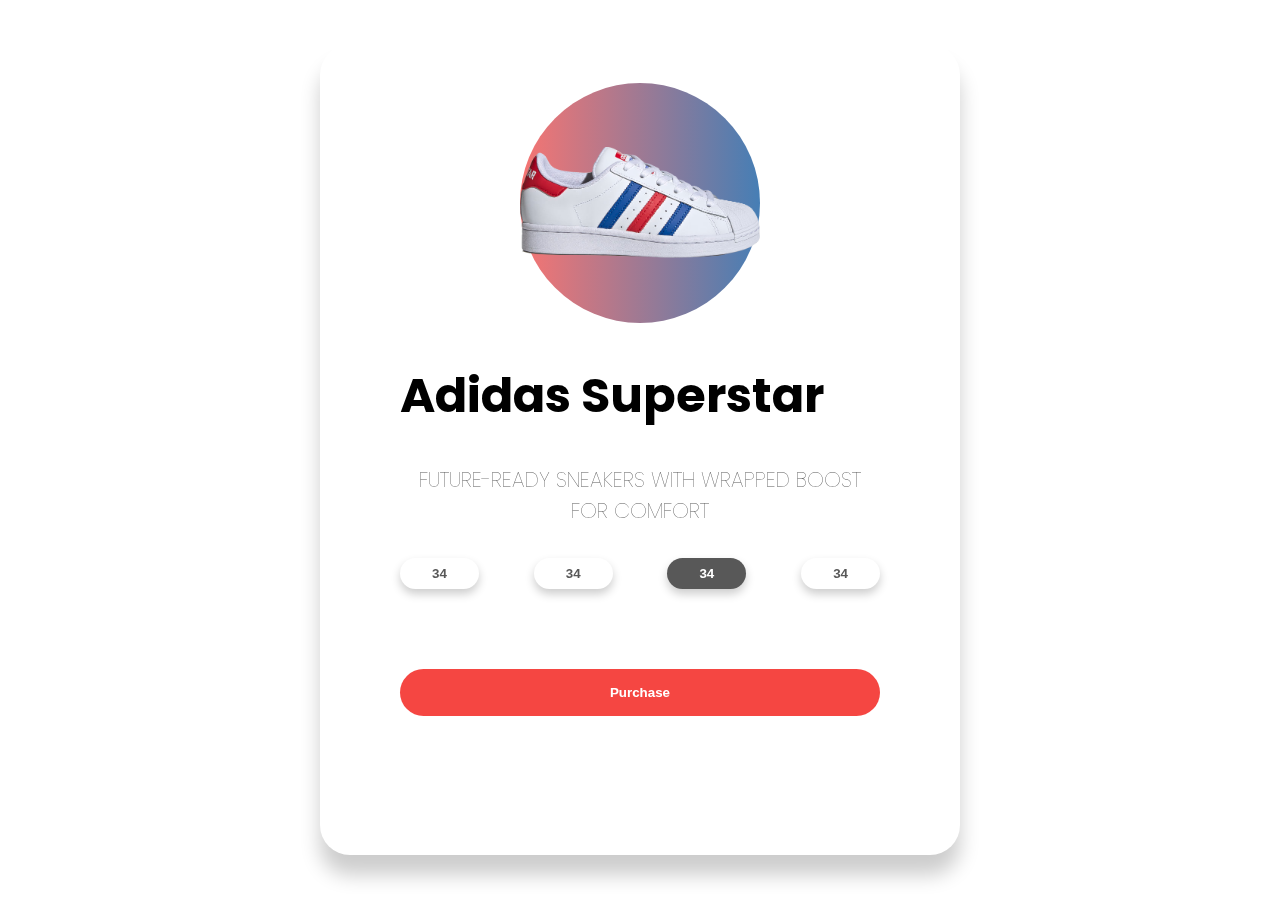
<file: 3D App/index.html>
<!DOCTYPE html>
<html lang="en">
<head>
    <meta charset="UTF-8">
    <meta name="viewport" content="width=device-width, initial-scale=1.0">
    <title>3D App</title>
    <link rel="preconnect" href="https://fonts.gstatic.com">
    <link href="https://fonts.googleapis.com/css2?family=Poppins:ital,wght@0,300;0,400;1,500&display=swap" rel="stylesheet">
    <link rel="stylesheet" href="styles.css">
    
</head>
<body>
    <div class="container">
        <div class="card">
            <div class="sneaker">
                <div class="circle"></div>
                <img src="adidas.png" alt="adidas-superstar"> 
            </div>
                <div class="info">
                    <h1 class="title">Adidas Superstar</h1>
                    <h3>FUTURE-READY SNEAKERS WITH WRAPPED BOOST FOR COMFORT</h3>
                    <div class="sizes">
                        <button>34</button>
                        <button>34</button>
                        <button class="active">34</button>
                        <button>34</button>
                    </div>
                    <div class="purchase">
                        <button>Purchase</button>
                    </div>
                </div>      
        </div>
    </div>
</body>
<script src="app.js"></script>
</html>
</file>
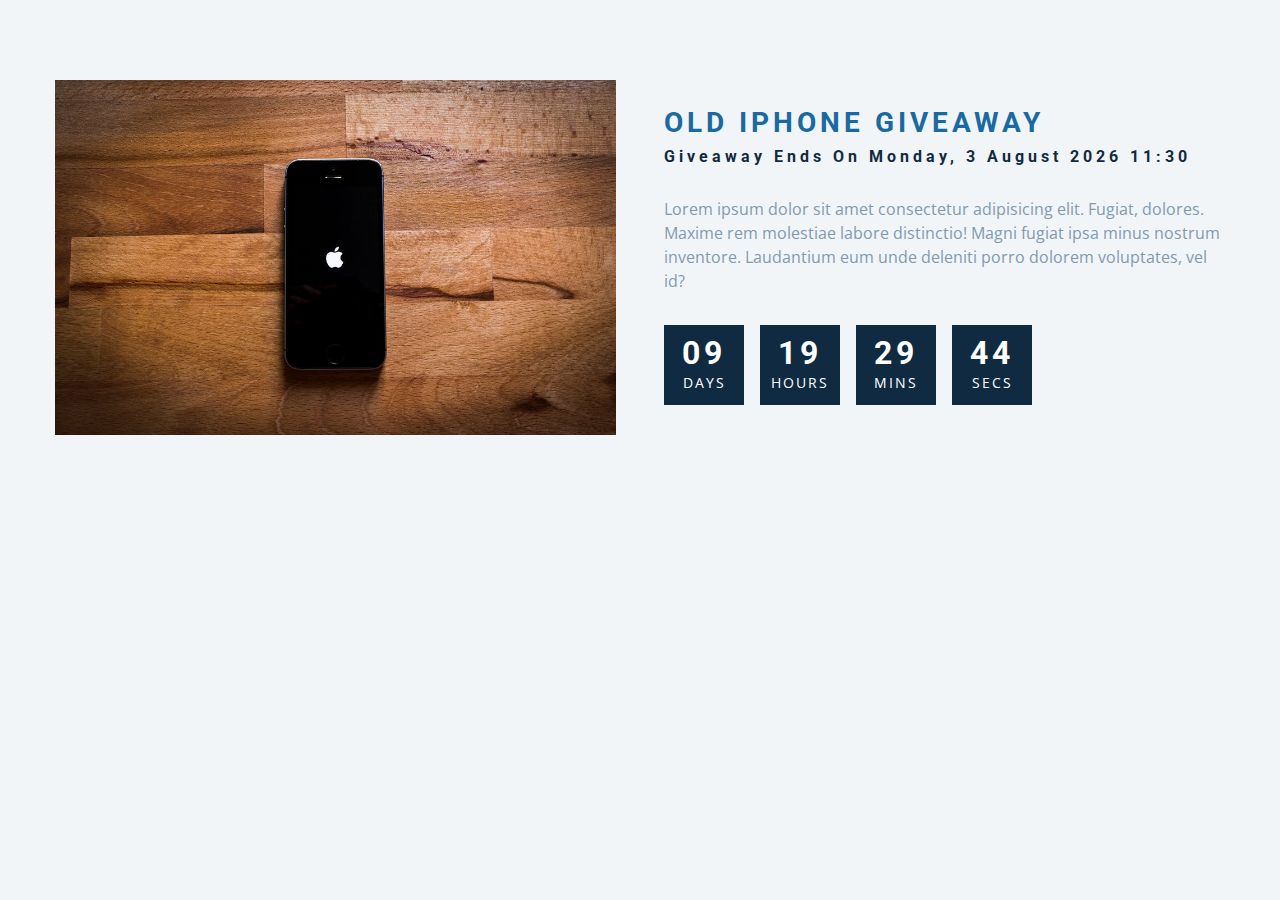
<file: CountDown Timer/index.html>
<!DOCTYPE html>
<html lang="en">
  <head>
    <meta charset="UTF-8" />
    <meta name="viewport" content="width=device-width, initial-scale=1.0" />
    <title>Countdown</title>

    <!-- styles -->
    <link rel="stylesheet" href="styles.css" />
  </head>
  <body>
    <section class="section-center">
      <!-- image -->
      <article  class="gift-img">
        <img src="gift.jpeg" alt="gift-picture">
      </article>
      <!-- info -->
      <article class="gift-info">
          <h3>old iphone giveaway</h3>
          <h4 class="giveaway">giveaway ends on 24th January, 2020, 8:00am</h4>
          <p>Lorem ipsum dolor sit amet consectetur adipisicing elit. Fugiat, dolores. Maxime rem molestiae labore distinctio! Magni fugiat ipsa minus nostrum inventore. Laudantium eum unde deleniti porro dolorem voluptates, vel id?
          </p>
        <div class="deadline">
          <!-- days -->
          <div class="deadline-format">
            <div>
              <h4 class="days">30</h4>
              <span>days</span>
            </div>
          </div>
          <!-- end of item -->
          <!-- hours -->
          <div class="deadline-format">
            <div>
              <h4 class="hours">30</h4>
              <span>hours</span>
            </div>
          </div>
          <!-- end of item -->
          <!-- mins-->
          <div class="deadline-format">
            <div>
              <h4 class="mins">30</h4>
              <span>mins</span>
            </div>
          </div>
          <!-- end of item -->
          <!-- secs -->
          <div class="deadline-format">
            <div>
              <h4 class="secs">30</h4>
              <span>secs</span>
            </div>
          </div>
          <!-- end of item -->
        </div>
      </article>
    </section>
    <!-- javascript -->
    <script src="app.js"></script>
  </body>
</html>
</file>
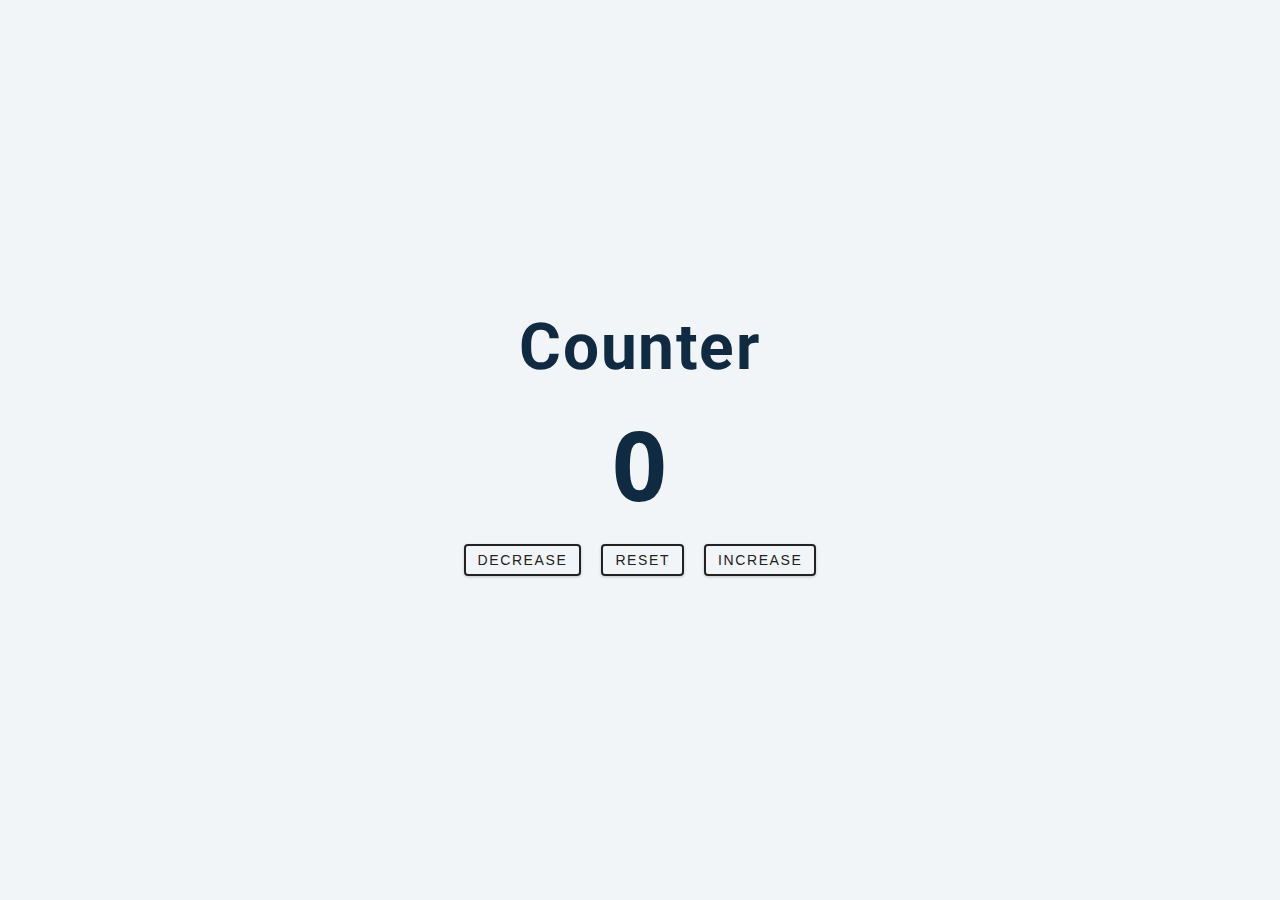
<file: Counter/index.html>
<!DOCTYPE html>
<html lang="en">
  <head>
    <meta charset="UTF-8" />
    <meta name="viewport" content="width=device-width, initial-scale=1.0" />
    <title>Counter</title>

    <!-- styles -->
    <link rel="stylesheet" href="styles.css" />
  </head>
  <body>
    <main>
      <div class="container">
        <h1>
          counter 
        </h1>
        <span id="value">0</span>
        <div class="button-containers">
          <button class="btn decrease">decrease</button>
          <button class="btn reset">reset</button>
          <button class="btn increase">increase</button>
        </div>
      </div>
    </main>
    <!-- javascript -->
    <script src="app.js"></script>
  </body>
</html>
</file>
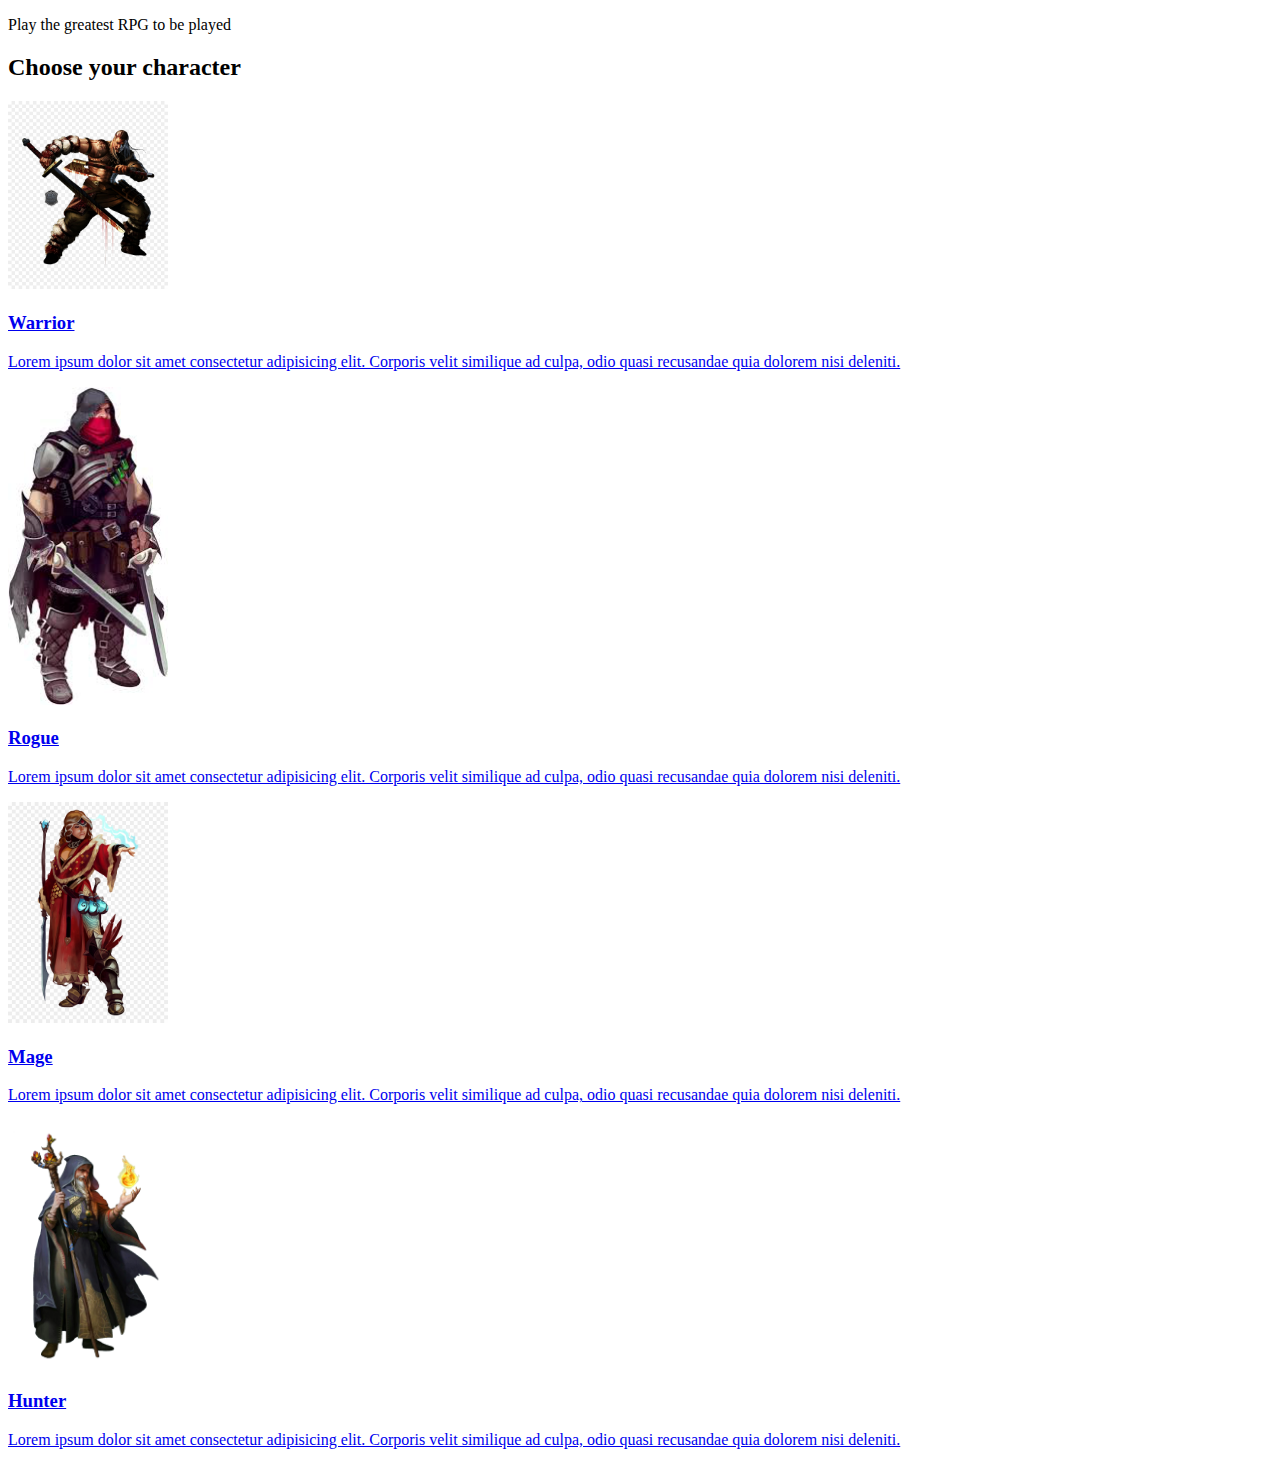
<file: Game/index.html>
<!DOCTYPE html>
<html lang="en">
<head>
    <meta charset="UTF-8">
    <meta name="viewport" content="width=device-width, initial-scale=1.0">
    <title>Document</title>
    <link rel="stylesheet" href="style.css">
    <!-- <link rel="preconnect" href="https://fonts.gstatic.com">
    <link href="https://fonts.googleapis.com/css2?family=Acme&display=swap" rel="stylesheet"> -->
    <script src="js/gamemanager.js"></script>
    <script src="js/player.js"></script>
    <script src="js/enemy.js"></script>
</head>
<body>
    <div class="header">
        <p>Play the greatest RPG to be played</p>
        <h2>Choose your character</h2>
    </div>
    <div class="interface">
        <a href="#" onclick="gameManager.setGamestart('Warrior')">
            <img src="images/players/warrior.png" alt="warrior">
            <div>
                <h3>Warrior</h3>
                <p>Lorem ipsum dolor sit amet consectetur adipisicing elit. 
                    Corporis velit similique ad culpa, odio 
                    quasi recusandae quia dolorem nisi deleniti.
                </p>
            </div>
        </a>
        <a href="#" onclick="gameManager.setGamestart('Rogue')">
            <img src="images/players/rogue.png" alt="rogue">
            <div>
                <h3>Rogue</h3>
                <p>Lorem ipsum dolor sit amet consectetur adipisicing elit. 
                    Corporis velit similique ad culpa, odio 
                    quasi recusandae quia dolorem nisi deleniti.
                </p>
            </div>
        </a>
        <a href="#" onclick="gameManager.setGamestart('Mage')">
            <img src="images/players/mage.png" alt="mage">
            <div>
                <h3>Mage</h3>
                <p>Lorem ipsum dolor sit amet consectetur adipisicing elit. 
                    Corporis velit similique ad culpa, odio 
                    quasi recusandae quia dolorem nisi deleniti.
                </p>
            </div>
        </a>
        <a href="#" onclick="gameManager.setGamestart('Hunter')">
            <img src="images/players/hunter.png" alt="hunter">
            <div>
                <h3>Hunter</h3>
                <p>Lorem ipsum dolor sit amet consectetur adipisicing elit. 
                    Corporis velit similique ad culpa, odio 
                    quasi recusandae quia dolorem nisi deleniti.
                </p>
            </div>
        </a>
    </div>
    <div class="actions">
        
    </div>
    <div class="arena">
        
    </div>
    <div class="enemy">
        
    </div>
</body>
</html>
</file>
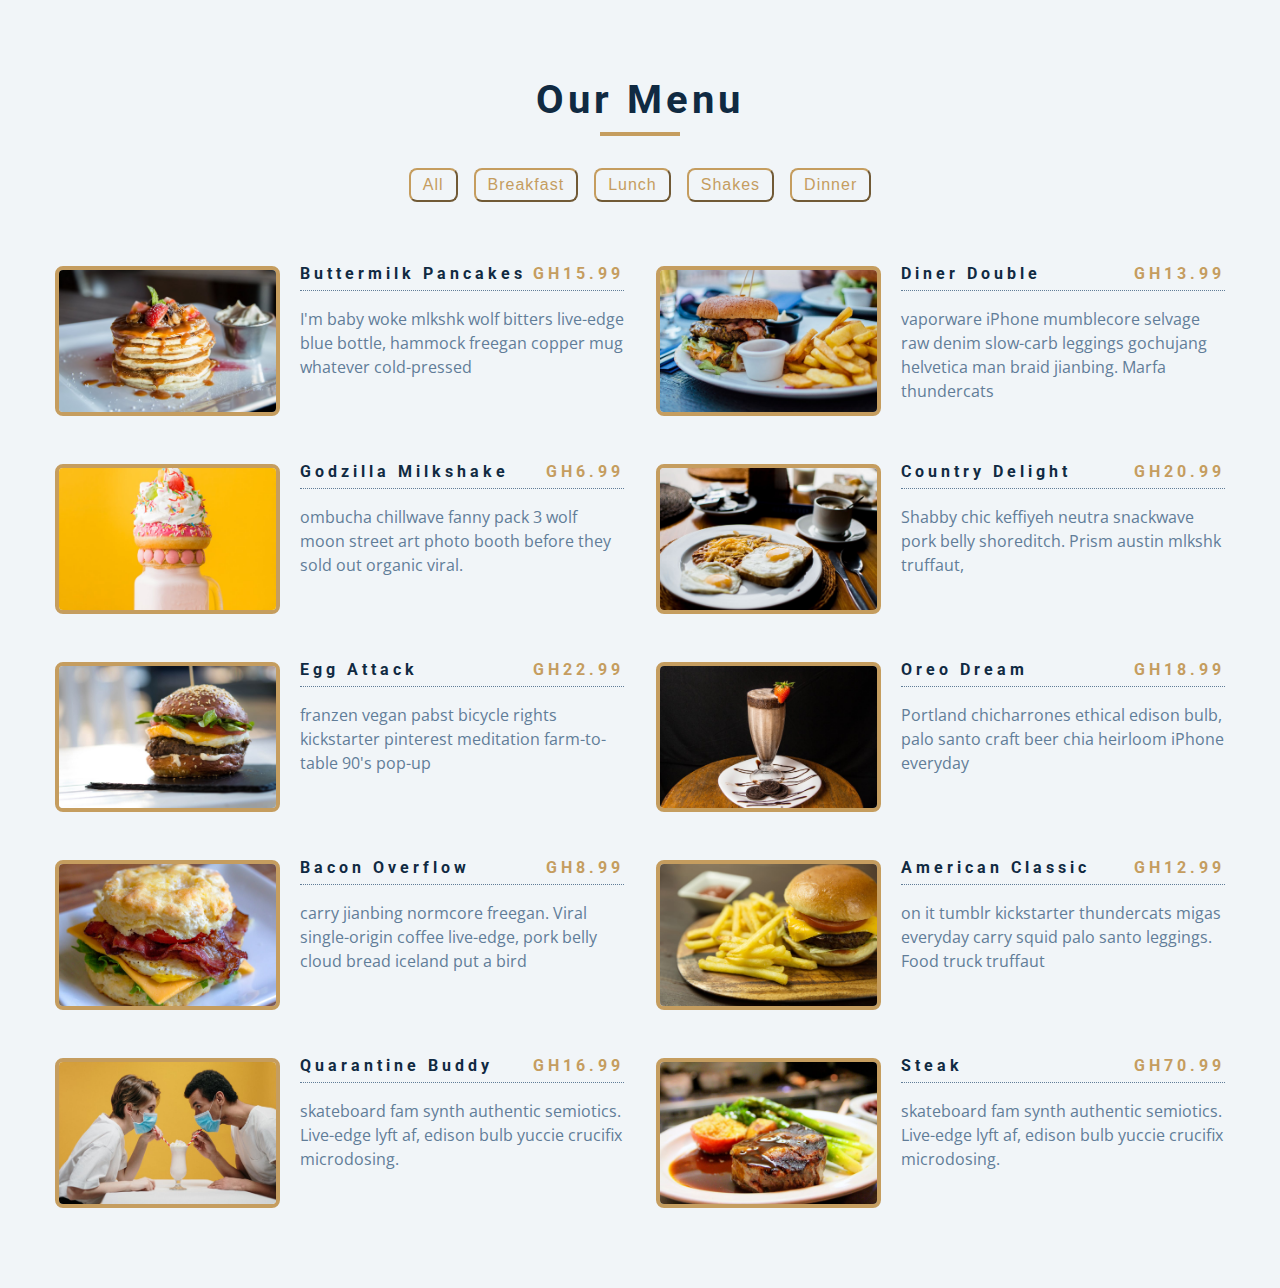
<file: Menu/index.html>
<!DOCTYPE html>
<html lang="en">
  <head>
    <meta charset="UTF-8" />
    <meta name="viewport" content="width=device-width, initial-scale=1.0" />
    <title>Starter</title>
    <!-- font-awesome -->
    <link
      rel="stylesheet"
      href="https://cdnjs.cloudflare.com/ajax/libs/font-awesome/5.14.0/css/all.min.css"
    />
    <!-- styles -->
    <link rel="stylesheet" href="styles.css" />
  </head>
  <body>
    <div class="menu">
      <!-- title -->
      <div class="title">
        <h2>Our Menu</h2>
        <div class="underline"></div>
      </div>
      <!-- filter items -->
      <div class="btn-container">
        <!-- <button class="filter-btn" type="button" data-id="all">all</button>
        <button class="filter-btn" type="button" data-id="breakfast">breakfast</button>
        <button class="filter-btn" type="button" data-id="lunch">lunch</button>
        <button class="filter-btn" type="button" data-id="shakes">shakes</button> -->
      </div>
      <!-- menu-items -->
      <div class="section-center">
        <!-- single item -->
        <!-- <article class="menu-item">
          <img src="menu-item.jpeg" class="photo" alt="menu item">
          <div class="item-info">
            <header>
              <h4>butter milk</h4>
            <h4 class="price">GH 25</h4>
            </header>
            <p class="item-text">Lorem ipsum dolor sit, amet consectetur adipisicing elit. Nesciunt tenetur non pariatur voluptatum autem magni!</p>
          </div>
        </article> -->
        <!-- end of single item -->
      </div>
    </div>
    <!-- javascript -->
    <script src="app.js"></script>
  </body>
</html>
</file>
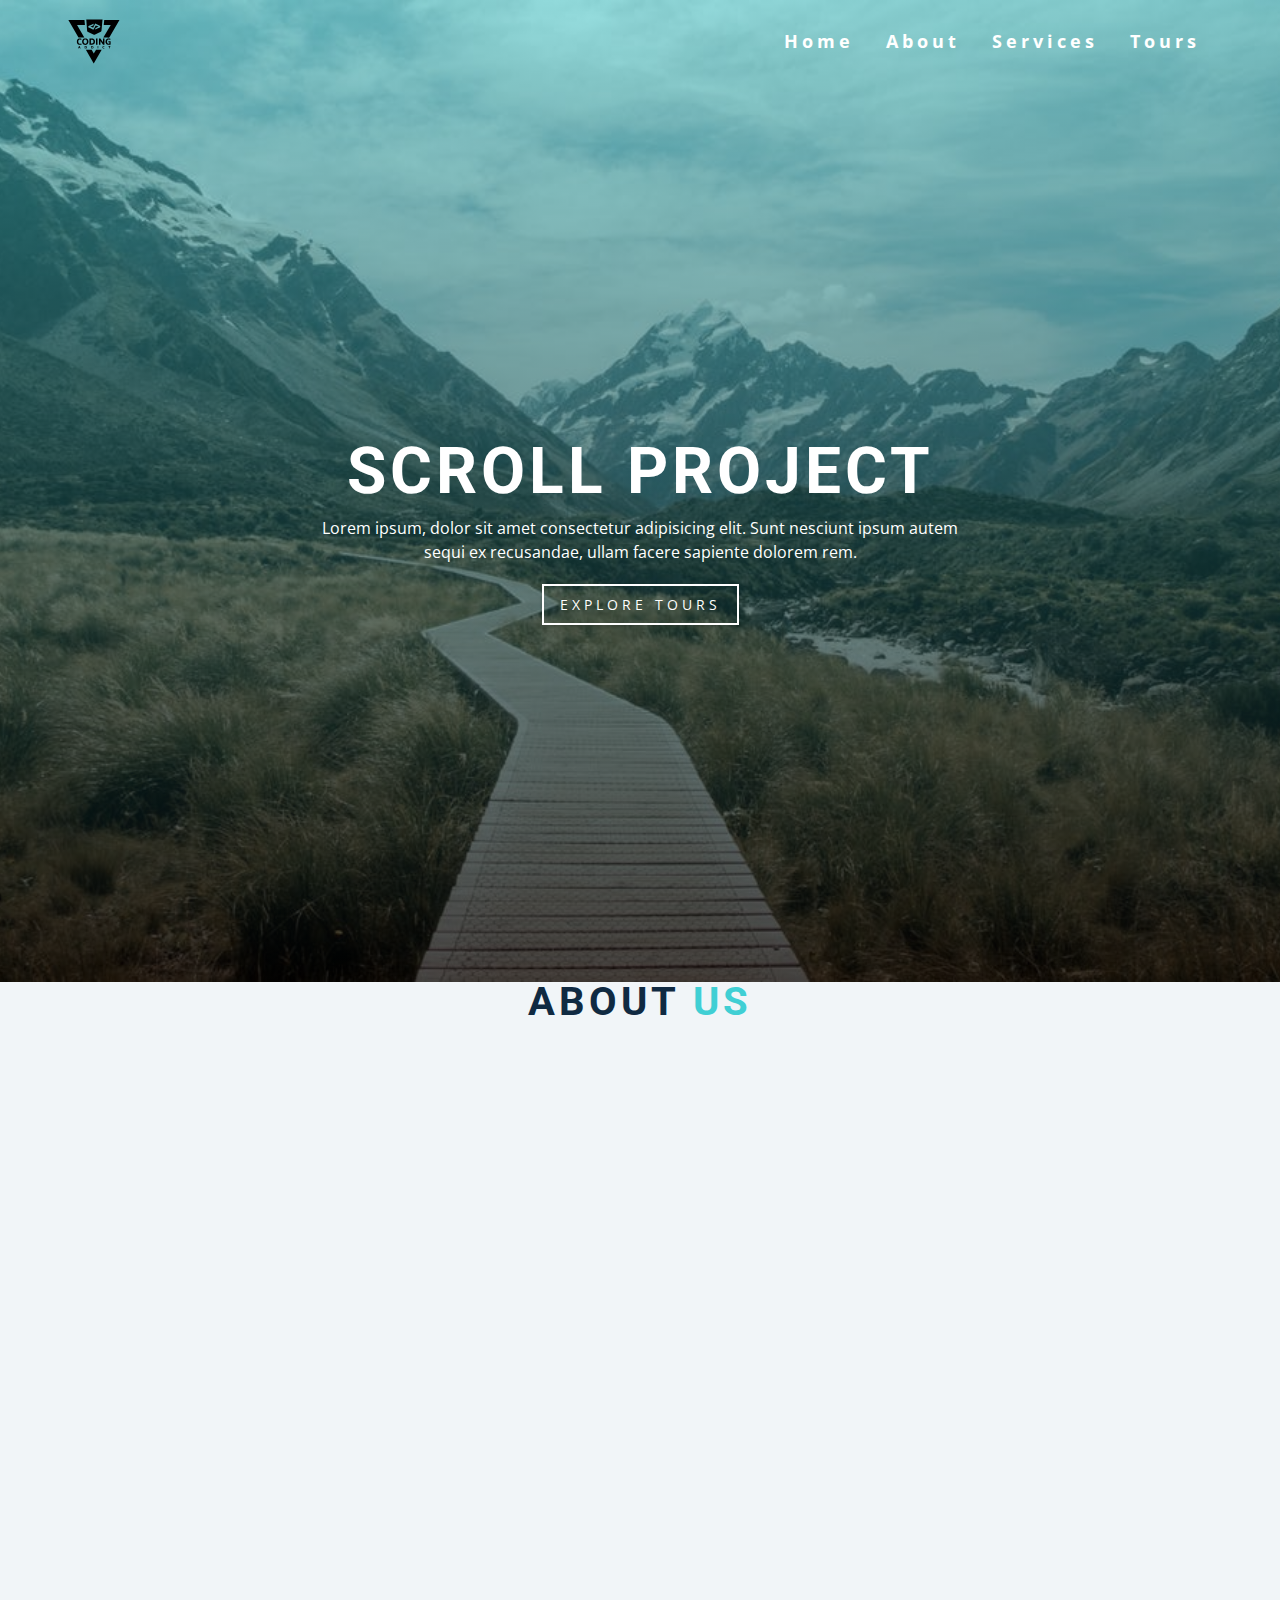
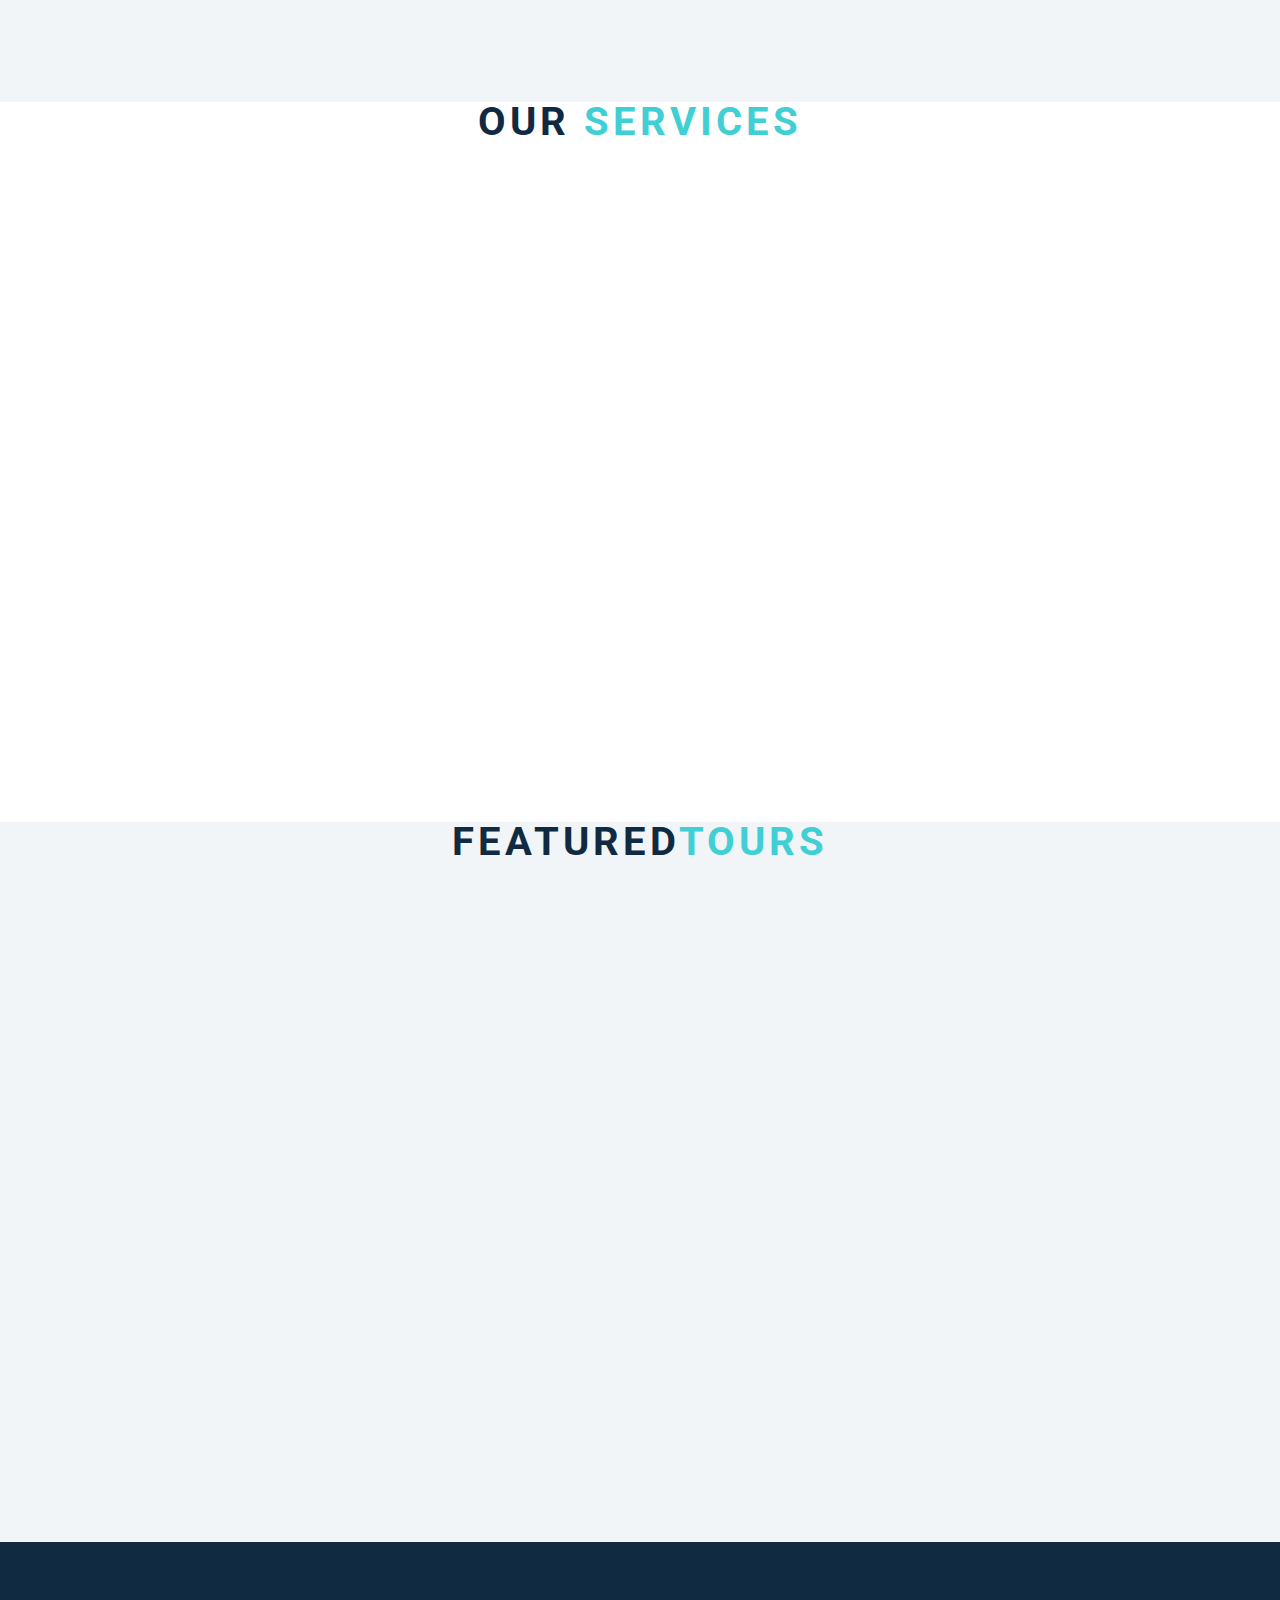
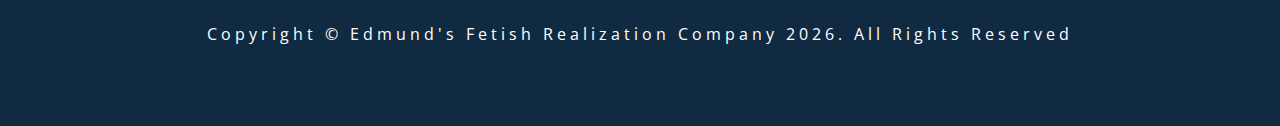
<file: Scroll/index.html>
<!DOCTYPE html>
<html lang="en">
  <head>
    <meta charset="UTF-8" />
    <meta name="viewport" content="width=device-width, initial-scale=1.0" />
    <title>Scroll</title>
    <!-- font-awesome -->
    <link
      rel="stylesheet"
      href="https://cdnjs.cloudflare.com/ajax/libs/font-awesome/5.14.0/css/all.min.css"
    />
    <!-- styles -->
    <link rel="stylesheet" href="styles.css" />
  </head>
  <body>
    <!-- header -->
    <header id="home">
      <!-- nav-bar -->
      <nav id="nav">
        <div class="nav-center">
          <!-- nav-header -->
          <div class="nav-header">
            <img src="logo.svg" alt="logo" class ="logo">
            <button class="nav-toggle">
              <i class="fas fa-bars"></i>
            </button>
          </div>
          <!-- links -->
          <div class="links-container">
            <ul class="links">
              <li>
                <a href="#home" class="scroll-link">home</a>
              </li>
              <li>
                <a href="#about" class="scroll-link">about</a>
              </li>
              <li>
                <a href="#services" class="scroll-link">services</a>
              </li>
              <li>
                <a href="#tours" class="scroll-link">tours</a>
              </li>
            </ul>
          </div>
        </div>
      </nav>
      <!-- banner -->
      <div class="banner">
        <div class="container">
          <h1>scroll project </h1>
          <p>Lorem ipsum, dolor sit amet 
            consectetur adipisicing elit. 
            Sunt nesciunt ipsum autem sequi ex recusandae, 
            ullam facere sapiente dolorem
             rem.
          </p>
          <a href="#tours" class="scroll-link btn btn-white">explore tours</a>
        </div>
      </div>
    </header>
    <!-- about -->
    <section id="about">
      <div class="title">
        <h2>about <span>us</span></h2>
      </div>
    </section>
     <!-- services -->
     <section id="services">
      <div class="title">
        <h2>our <span>services</span></h2>
      </div>
    </section>
      <!-- tours -->
      <section id="tours">
        <div class="title">
          <h2>featured<span>tours</span></h2>
        </div>
      </section>
      <!-- footer -->
      <footer class="section">
        <p>
         copyright &copy; edmund's fetish realization company <span id="date"></span>. all rights reserved
        </p>
      </footer>
      <!-- back to top button -->
      <a href="#home" class="scroll-link top-link">
        <i class="fas fa-arrow-up"></i>
      </a>
    <!-- javascript -->
    <script src="app.js"></script>
  </body>
</html>
</file>
<file: 3D App/styles.css>
*{
    margin:0;
    padding: 0;
    box-sizing: 0;
}

body{
    font-family: "Poppins", sans-serif;
    min-height: 100vh;
    display: flex;
    align-items: center;
    justify-content: center;
    perspective: 1000px;
} 


.container{
    /* background: lightblue; */
    width: 50%;
    display: flex;
    align-items: center;
    justify-content: center;
    
}

.card {
    transform-style: preserve-3d;
    min-height: 90vh;
    width: 30rem;
    /* background: lightcoral; */
    box-shadow: 0px 20px 20px rgba(0,0,0,0.2), 0px 0px 50px rgba(0,0,0,0);
    border-radius: 30px;
    padding: 0rem 5rem;
    cursor: pointer;
} 
.sneaker {
    min-height: 35vh;
    /* min-width: 35vh; */
    display: flex;
    align-items: center;
    justify-content: center;
    /* background: coral; */
}
 .sneaker img{
    width: 15rem;
    z-index: 2;
    transition: all 0.8s ease-in-out;
}

.circle{
    width: 15rem;
    height: 15rem;
    background-image: linear-gradient(
        to right,
        rgba(245,70,66, 0.75),
        rgba(8,83,156, 0.75)
    );
    position: absolute;
    border-radius: 50%;
    z-index: 1;
}

.info h1{
    font-size: 3rem;
    transition: all 0.75s ease-in-out;
}
.info h3{
    font-size: 1.3rem;
    padding: 2rem 0rem;
    color: #585858;
    font-weight: lighter;
    text-align: center;
    transition: all 0.75s ease-in-out;
}

.sizes{
    display:flex;
    justify-content: space-between;
    transition: all 0.75s ease-in-out;
}
.sizes button{
   padding: 0.5rem 2rem;
   background:none;
   border: none;
   box-shadow: 0px 5px 10px rgba(0,0,0,0.2);
   border-radius: 30px;
   cursor: pointer;
   font-weight: bold;
   color: #585858;
}

button.active{
    background: #585858;
    color: white;
}

.purchase{
    margin-top: 5rem;
    transition: all 0.75s ease-in-out;

}


.purchase button{
    width: 100%;
    padding: 1rem 0rem;
    background: #f54642;
    border: none;
    color: white;
    border:none;
    border-radius: 30px;
    font-weight: bolder;
}
</file>
<file: CountDown Timer/styles.css>
/*
=============== 
Fonts
===============
*/
@import url("https://fonts.googleapis.com/css?family=Open+Sans|Roboto:400,700&display=swap");

/*
=============== 
Variables
===============
*/

:root {
  /* dark shades of primary color*/
  --clr-primary-1: hsl(205, 86%, 17%);
  --clr-primary-2: hsl(205, 77%, 27%);
  --clr-primary-3: hsl(205, 72%, 37%);
  --clr-primary-4: hsl(205, 63%, 48%);
  /* primary/main color */
  --clr-primary-5: #49a6e9;
  /* lighter shades of primary color */
  --clr-primary-6: hsl(205, 89%, 70%);
  --clr-primary-7: hsl(205, 90%, 76%);
  --clr-primary-8: hsl(205, 86%, 81%);
  --clr-primary-9: hsl(205, 90%, 88%);
  --clr-primary-10: hsl(205, 100%, 96%);
  /* darkest grey - used for headings */
  --clr-grey-1: hsl(209, 61%, 16%);
  --clr-grey-2: hsl(211, 39%, 23%);
  --clr-grey-3: hsl(209, 34%, 30%);
  --clr-grey-4: hsl(209, 28%, 39%);
  /* grey used for paragraphs */
  --clr-grey-5: hsl(210, 22%, 49%);
  --clr-grey-6: hsl(209, 23%, 60%);
  --clr-grey-7: hsl(211, 27%, 70%);
  --clr-grey-8: hsl(210, 31%, 80%);
  --clr-grey-9: hsl(212, 33%, 89%);
  --clr-grey-10: hsl(210, 36%, 96%);
  --clr-white: #fff;
  --clr-red-dark: hsl(360, 67%, 44%);
  --clr-red-light: hsl(360, 71%, 66%);
  --clr-green-dark: hsl(125, 67%, 44%);
  --clr-green-light: hsl(125, 71%, 66%);
  --clr-black: #222;
  --clr-gold: #c59d5f;
  --ff-primary: "Roboto", sans-serif;
  --ff-secondary: "Open Sans", sans-serif;
  --transition: all 0.3s linear;
  --spacing: 0.25rem;
  --radius: 0.5rem;
  --light-shadow: 0 5px 15px rgba(0, 0, 0, 0.1);
  --dark-shadow: 0 5px 15px rgba(0, 0, 0, 0.2);
  --max-width: 1170px;
  --fixed-width: 620px;
}
/*
=============== 
Global Styles
===============
*/

*,
::after,
::before {
  margin: 0;
  padding: 0;
  box-sizing: border-box;
}
body {
  font-family: var(--ff-secondary);
  background: var(--clr-grey-10);
  color: var(--clr-grey-1);
  line-height: 1.5;
  font-size: 0.875rem;
}
ul {
  list-style-type: none;
}
a {
  text-decoration: none;
}
img:not(.logo) {
  width: 100%;
}
img {
  display: block;
}

h1,
h2,
h3,
h4 {
  letter-spacing: var(--spacing);
  text-transform: capitalize;
  line-height: 1.25;
  margin-bottom: 0.75rem;
  font-family: var(--ff-primary);
}
h1 {
  font-size: 3rem;
}
h2 {
  font-size: 2rem;
}
h3 {
  font-size: 1.25rem;
}
h4 {
  font-size: 0.875rem;
}
p {
  margin-bottom: 1.25rem;
  color: var(--clr-grey-5);
}
@media screen and (min-width: 800px) {
  h1 {
    font-size: 4rem;
  }
  h2 {
    font-size: 2.5rem;
  }
  h3 {
    font-size: 1.75rem;
  }
  h4 {
    font-size: 1rem;
  }
  body {
    font-size: 1rem;
  }
  h1,
  h2,
  h3,
  h4 {
    line-height: 1;
  }
}
/*  global classes */

.btn {
  text-transform: uppercase;
  background: transparent;
  color: var(--clr-black);
  padding: 0.375rem 0.75rem;
  letter-spacing: var(--spacing);
  display: inline-block;
  transition: var(--transition);
  font-size: 0.875rem;
  border: 2px solid var(--clr-black);
  cursor: pointer;
  box-shadow: 0 1px 3px rgba(0, 0, 0, 0.2);
  border-radius: var(--radius);
}
.btn:hover {
  color: var(--clr-white);
  background: var(--clr-black);
}
/* section */
.section {
  padding: 5rem 0;
}

.section-center {
  width: 90vw;
  margin: 5rem auto;
  max-width: 1170px;
}

main {
  min-height: 100vh;
  display: grid;
  place-items: center;
}
/*
=============== 
Countdown Timer
===============
*/
.gift-img {
  margin-bottom: 2rem;
}
.gift-info h3 {
  text-transform: uppercase;
  color: var(--clr-primary-3);
}
.gift-info p {
  color: var(--clr-grey-6);
}
.date {
  color: var(--clr-grey-5);
  font-size: 0.85rem;
}
@media screen and (min-width: 992px) {
  .section-center {
    display: grid;
    grid-template-columns: 1fr 1fr;
    place-items: center;
    gap: 3rem;
    width: 95vw;
  }
  .gift-img {
    margin-bottom: 0;
  }
}
.gift-info p {
  margin: 2rem 0;
}
.deadline {
  display: flex;
}
.deadline-format {
  background: var(--clr-grey-1);
  color: var(--clr-white);
  margin-right: 1rem;
  width: 5rem;
  height: 5rem;
  display: grid;
  place-items: center;
  text-align: center;
}
.deadline-format span {
  display: block;
  text-transform: uppercase;
  letter-spacing: 2px;
  font-size: 0.85rem;
}
.deadline h4:not(.expired) {
  font-size: 2rem;
  margin-bottom: 0.25rem;
  letter-spacing: var(--spacing);
}
</file>
<file: Counter/styles.css>
/*
=============== 
Fonts
===============
*/
@import url("https://fonts.googleapis.com/css?family=Open+Sans|Roboto:400,700&display=swap");

/*
=============== 
Variables
===============
*/

:root {
  /* dark shades of primary color*/
  --clr-primary-1: hsl(205, 86%, 17%);
  --clr-primary-2: hsl(205, 77%, 27%);
  --clr-primary-3: hsl(205, 72%, 37%);
  --clr-primary-4: hsl(205, 63%, 48%);
  /* primary/main color */
  --clr-primary-5: hsl(205, 78%, 60%);
  /* lighter shades of primary color */
  --clr-primary-6: hsl(205, 89%, 70%);
  --clr-primary-7: hsl(205, 90%, 76%);
  --clr-primary-8: hsl(205, 86%, 81%);
  --clr-primary-9: hsl(205, 90%, 88%);
  --clr-primary-10: hsl(205, 100%, 96%);
  /* darkest grey - used for headings */
  --clr-grey-1: hsl(209, 61%, 16%);
  --clr-grey-2: hsl(211, 39%, 23%);
  --clr-grey-3: hsl(209, 34%, 30%);
  --clr-grey-4: hsl(209, 28%, 39%);
  /* grey used for paragraphs */
  --clr-grey-5: hsl(210, 22%, 49%);
  --clr-grey-6: hsl(209, 23%, 60%);
  --clr-grey-7: hsl(211, 27%, 70%);
  --clr-grey-8: hsl(210, 31%, 80%);
  --clr-grey-9: hsl(212, 33%, 89%);
  --clr-grey-10: hsl(210, 36%, 96%);
  --clr-white: #fff;
  --clr-red-dark: hsl(360, 67%, 44%);
  --clr-red-light: hsl(360, 71%, 66%);
  --clr-green-dark: hsl(125, 67%, 44%);
  --clr-green-light: hsl(125, 71%, 66%);
  --clr-black: #222;
  --ff-primary: "Roboto", sans-serif;
  --ff-secondary: "Open Sans", sans-serif;
  --transition: all 0.3s linear;
  --spacing: 0.1rem;
  --radius: 0.25rem;
  --light-shadow: 0 5px 15px rgba(0, 0, 0, 0.1);
  --dark-shadow: 0 5px 15px rgba(0, 0, 0, 0.2);
  --max-width: 1170px;
  --fixed-width: 620px;
}
/*
=============== 
Global Styles
===============
*/

*,
::after,
::before {
  margin: 0;
  padding: 0;
  box-sizing: border-box;
}
body {
  font-family: var(--ff-secondary);
  background: var(--clr-grey-10);
  color: var(--clr-grey-1);
  line-height: 1.5;
  font-size: 0.875rem;
}
ul {
  list-style-type: none;
}
a {
  text-decoration: none;
}
h1,
h2,
h3,
h4 {
  letter-spacing: var(--spacing);
  text-transform: capitalize;
  line-height: 1.25;
  margin-bottom: 0.75rem;
  font-family: var(--ff-primary);
}
h1 {
  font-size: 3rem;
}
h2 {
  font-size: 2rem;
}
h3 {
  font-size: 1.25rem;
}
h4 {
  font-size: 0.875rem;
}
p {
  margin-bottom: 1.25rem;
  color: var(--clr-grey-5);
}
@media screen and (min-width: 800px) {
  h1 {
    font-size: 4rem;
  }
  h2 {
    font-size: 2.5rem;
  }
  h3 {
    font-size: 1.75rem;
  }
  h4 {
    font-size: 1rem;
  }
  body {
    font-size: 1rem;
  }
  h1,
  h2,
  h3,
  h4 {
    line-height: 1;
  }
}
/*  global classes */

/* section */
.section {
  padding: 5rem 0;
}

.section-center {
  width: 90vw;
  margin: 0 auto;
  max-width: 1170px;
}
@media screen and (min-width: 992px) {
  .section-center {
    width: 95vw;
  }
}
main {
  min-height: 100vh;
  display: grid;
  place-items: center;
}

/*
=============== 
Counter
===============
*/

main {
  min-height: 100vh;
  display: grid;
  place-items: center;
}
.container {
  text-align: center;
}
#value {
  font-size: 6rem;
  font-weight: bold;
}
.btn {
  text-transform: uppercase;
  background: transparent;
  color: var(--clr-black);
  padding: 0.375rem 0.75rem;
  letter-spacing: var(--spacing);
  display: inline-block;
  transition: var(--transition);
  font-size: 0.875rem;
  border: 2px solid var(--clr-black);
  cursor: pointer;
  box-shadow: 0 1px 3px rgba(0, 0, 0, 0.2);
  border-radius: var(--radius);
  margin: 0.5rem;
}
.btn:hover {
  color: var(--clr-white);
  background: var(--clr-black);
}
</file>
<file: Game/style.css>
img{
    width: 160px;
}
</file>
<file: Menu/styles.css>
/*
=============== 
Fonts
===============
*/
@import url("https://fonts.googleapis.com/css?family=Open+Sans|Roboto:400,700&display=swap");

/*
=============== 
Variables
===============
*/

:root {
  /* dark shades of primary color*/
  --clr-primary-1: hsl(205, 86%, 17%);
  --clr-primary-2: hsl(205, 77%, 27%);
  --clr-primary-3: hsl(205, 72%, 37%);
  --clr-primary-4: hsl(205, 63%, 48%);
  /* primary/main color */
  --clr-primary-5: #49a6e9;
  /* lighter shades of primary color */
  --clr-primary-6: hsl(205, 89%, 70%);
  --clr-primary-7: hsl(205, 90%, 76%);
  --clr-primary-8: hsl(205, 86%, 81%);
  --clr-primary-9: hsl(205, 90%, 88%);
  --clr-primary-10: hsl(205, 100%, 96%);
  /* darkest grey - used for headings */
  --clr-grey-1: hsl(209, 61%, 16%);
  --clr-grey-2: hsl(211, 39%, 23%);
  --clr-grey-3: hsl(209, 34%, 30%);
  --clr-grey-4: hsl(209, 28%, 39%);
  /* grey used for paragraphs */
  --clr-grey-5: hsl(210, 22%, 49%);
  --clr-grey-6: hsl(209, 23%, 60%);
  --clr-grey-7: hsl(211, 27%, 70%);
  --clr-grey-8: hsl(210, 31%, 80%);
  --clr-grey-9: hsl(212, 33%, 89%);
  --clr-grey-10: hsl(210, 36%, 96%);
  --clr-white: #fff;
  --clr-red-dark: hsl(360, 67%, 44%);
  --clr-red-light: hsl(360, 71%, 66%);
  --clr-green-dark: hsl(125, 67%, 44%);
  --clr-green-light: hsl(125, 71%, 66%);
  --clr-gold: #c59d5f;
  --clr-black: #222;
  --ff-primary: "Roboto", sans-serif;
  --ff-secondary: "Open Sans", sans-serif;
  --transition: all 0.3s linear;
  --spacing: 0.25rem;
  --radius: 0.5rem;
  --light-shadow: 0 5px 15px rgba(0, 0, 0, 0.1);
  --dark-shadow: 0 5px 15px rgba(0, 0, 0, 0.2);
  --max-width: 1170px;
  --fixed-width: 620px;
}
/*
=============== 
Global Styles
===============
*/

*,
::after,
::before {
  margin: 0;
  padding: 0;
  box-sizing: border-box;
}
body {
  font-family: var(--ff-secondary);
  background: var(--clr-grey-10);
  color: var(--clr-grey-1);
  line-height: 1.5;
  font-size: 0.875rem;
}
ul {
  list-style-type: none;
}
a {
  text-decoration: none;
}
img:not(.logo) {
  width: 100%;
}
img {
  display: block;
}

h1,
h2,
h3,
h4 {
  letter-spacing: var(--spacing);
  text-transform: capitalize;
  line-height: 1.25;
  margin-bottom: 0.75rem;
  font-family: var(--ff-primary);
}
h1 {
  font-size: 3rem;
}
h2 {
  font-size: 2rem;
}
h3 {
  font-size: 1.25rem;
}
h4 {
  font-size: 0.875rem;
}
p {
  margin-bottom: 1.25rem;
  color: var(--clr-grey-5);
}
@media screen and (min-width: 800px) {
  h1 {
    font-size: 4rem;
  }
  h2 {
    font-size: 2.5rem;
  }
  h3 {
    font-size: 1.75rem;
  }
  h4 {
    font-size: 1rem;
  }
  body {
    font-size: 1rem;
  }
  h1,
  h2,
  h3,
  h4 {
    line-height: 1;
  }
}
/*  global classes */

.btn {
  text-transform: uppercase;
  background: transparent;
  color: var(--clr-black);
  padding: 0.375rem 0.75rem;
  letter-spacing: var(--spacing);
  display: inline-block;
  transition: var(--transition);
  font-size: 0.875rem;
  border: 2px solid var(--clr-black);
  cursor: pointer;
  box-shadow: 0 1px 3px rgba(0, 0, 0, 0.2);
  border-radius: var(--radius);
}
.btn:hover {
  color: var(--clr-white);
  background: var(--clr-black);
}
/* section */
.section {
  padding: 5rem 0;
}

main {
  min-height: 100vh;
  display: grid;
  place-items: center;
}
/*
=============== 
Menu
===============
*/

.menu {
  padding: 5rem 0;
}
.title {
  text-align: center;
  margin-bottom: 2rem;
}
.underline {
  width: 5rem;
  height: 0.25rem;
  background: var(--clr-gold);
  margin-left: auto;
  margin-right: auto;
}
.btn-container {
  margin-bottom: 4rem;
  display: flex;
  justify-content: center;
}
.filter-btn {
  background: transparent;
  border-color: var(--clr-gold);
  font-size: 1rem;
  text-transform: capitalize;
  margin: 0 0.5rem;
  letter-spacing: 1px;
  border-radius: var(--radius);
  padding: 0.375rem 0.75rem;
  color: var(--clr-gold);
  cursor: pointer;
  transition: var(--transition);
}
.filter-btn:hover {
  background: var(--clr-gold);
  color: var(--clr-white);
}
.section-center {
  width: 90vw;
  margin: 0 auto;
  max-width: 1170px;
  display: grid;
  gap: 3rem 2rem;
  justify-items: center;
}
.menu-item {
  display: grid;
  gap: 1rem 2rem;
  max-width: 25rem;
}
.photo {
  object-fit: cover;
  height: 200px;
  border: 0.25rem solid var(--clr-gold);
  border-radius: var(--radius);
}
.item-info header {
  display: flex;
  justify-content: space-between;
  border-bottom: 0.5px dotted var(--clr-grey-5);
}
.item-info h4 {
  margin-bottom: 0.5rem;
}
.price {
  color: var(--clr-gold);
}
.item-text {
  margin-bottom: 0;
  padding-top: 1rem;
}

@media screen and (min-width: 768px) {
  .menu-item {
    grid-template-columns: 225px 1fr;
    gap: 0 1.25rem;
    max-width: 40rem;
  }
  .photo {
    height: 175px;
  }
}
@media screen and (min-width: 1200px) {
  .section-center {
    width: 95vw;
    grid-template-columns: 1fr 1fr;
  }
  .photo {
    height: 150px;
  }
}
</file>
<file: Scroll/styles.css>
/*
=============== 
Fonts
===============
*/
@import url("https://fonts.googleapis.com/css?family=Open+Sans|Roboto:400,700&display=swap");

/*
=============== 
Variables
===============
*/

:root {
  /* dark shades of primary color*/
  --clr-primary-1: hsl(205, 86%, 17%);
  --clr-primary-2: hsl(205, 77%, 27%);
  --clr-primary-3: hsl(205, 72%, 37%);
  --clr-primary-4: hsl(205, 63%, 48%);
  /* primary/main color */
  --clr-primary-5: #49a6e9;
  /* lighter shades of primary color */
  --clr-primary-6: hsl(205, 89%, 70%);
  --clr-primary-7: hsl(205, 90%, 76%);
  --clr-primary-8: hsl(205, 86%, 81%);
  --clr-primary-9: hsl(205, 90%, 88%);
  --clr-primary-10: hsl(205, 100%, 96%);
  /* darkest grey - used for headings */
  --clr-grey-1: hsl(209, 61%, 16%);
  --clr-grey-2: hsl(211, 39%, 23%);
  --clr-grey-3: hsl(209, 34%, 30%);
  --clr-grey-4: hsl(209, 28%, 39%);
  /* grey used for paragraphs */
  --clr-grey-5: hsl(210, 22%, 49%);
  --clr-grey-6: hsl(209, 23%, 60%);
  --clr-grey-7: hsl(211, 27%, 70%);
  --clr-grey-8: hsl(210, 31%, 80%);
  --clr-grey-9: hsl(212, 33%, 89%);
  --clr-grey-10: hsl(210, 36%, 96%);
  --clr-white: #fff;
  --clr-red-dark: hsl(360, 67%, 44%);
  --clr-red-light: hsl(360, 71%, 66%);
  --clr-green-dark: hsl(125, 67%, 44%);
  --clr-green-light: hsl(125, 71%, 66%);
  --clr-secondary: hsla(182, 63%, 54%);
  --clr-black: #222;
  --ff-primary: "Roboto", sans-serif;
  --ff-secondary: "Open Sans", sans-serif;
  --transition: all 0.3s linear;
  --spacing: 0.25rem;
  --radius: 0.5rem;
  --light-shadow: 0 5px 15px rgba(0, 0, 0, 0.1);
  --dark-shadow: 0 5px 15px rgba(0, 0, 0, 0.2);
  --max-width: 1170px;
  --fixed-width: 620px;
}
/*
=============== 
Global Styles
===============
*/
html {
  scroll-behavior: smooth;
}
*,
::after,
::before {
  margin: 0;
  padding: 0;
  box-sizing: border-box;
}
body {
  font-family: var(--ff-secondary);
  background: var(--clr-grey-10);
  color: var(--clr-grey-1);
  line-height: 1.5;
  font-size: 0.875rem;
}
ul {
  list-style-type: none;
}
a {
  text-decoration: none;
}
img:not(.logo) {
  width: 100%;
}
img {
  display: block;
}

h1,
h2,
h3,
h4 {
  letter-spacing: var(--spacing);
  text-transform: capitalize;
  line-height: 1.25;
  margin-bottom: 0.75rem;
  font-family: var(--ff-primary);
}
h1 {
  font-size: 3rem;
}
h2 {
  font-size: 2rem;
}
h3 {
  font-size: 1.25rem;
}
h4 {
  font-size: 0.875rem;
}
p {
  margin-bottom: 1.25rem;
  color: var(--clr-grey-5);
}
@media screen and (min-width: 800px) {
  h1 {
    font-size: 4rem;
  }
  h2 {
    font-size: 2.5rem;
  }
  h3 {
    font-size: 1.75rem;
  }
  h4 {
    font-size: 1rem;
  }
  body {
    font-size: 1rem;
  }
  h1,
  h2,
  h3,
  h4 {
    line-height: 1;
  }
}
/*  global classes */

.btn {
  text-transform: uppercase;
  background: transparent;
  color: var(--clr-black);
  padding: 0.375rem 0.75rem;
  letter-spacing: var(--spacing);
  display: inline-block;
  transition: var(--transition);
  font-size: 0.875rem;
  border: 2px solid var(--clr-black);
  cursor: pointer;
  box-shadow: 0 1px 3px rgba(0, 0, 0, 0.2);
  border-radius: var(--radius);
}
.btn:hover {
  color: var(--clr-white);
  background: var(--clr-black);
}
.btn-white {
  color: var(--clr-white);
  border-color: var(--clr-white);
  border-radius: 0;
  padding: 0.5rem 1rem;
}
.btn:hover {
  background: var(--clr-white);
  color: var(--clr-secondary);
}
/* section */
.section {
  padding-bottom: 5rem;
}

.section-center {
  width: 90vw;
  margin: 0 auto;
  max-width: 1170px;
}
@media screen and (min-width: 992px) {
  .section-center {
    width: 95vw;
  }
}
main {
  min-height: 100vh;
  display: grid;
  place-items: center;
}
/*
=============== 
Scroll
===============
*/
/* navbar */
nav {
  background: var(--clr-white);
  padding: 1rem 1.5rem;
}
/* fixed nav */
.fixed-nav {
  position: fixed;
  top: 0;
  left: 0;
  width: 100%;
  background: var(--clr-white);
  box-shadow: var(--light-shadow);
}
.fixed-nav .links a {
  color: var(--clr-grey-1);
}
.fixed-nav .links a:hover {
  color: var(--clr-secondary);
}
.fixed-nav .links-container {
  height: auto !important;
}
.nav-header {
  display: flex;
  align-items: center;
  justify-content: space-between;
}
.nav-toggle {
  font-size: 1.5rem;
  color: var(--clr-grey-1);
  background: transparent;
  border-color: transparent;
  transition: var(--transition);
  cursor: pointer;
}
.nav-toggle:hover {
  color: var(--clr-secondary);
}
.logo {
  height: 50px;
}
.links-container {
  height: 0;
  overflow: hidden;
  transition: var(--transition);
}
.show-links {
  height: 200px;
}
.links a {
  background: var(--clr-white);
  color: var(--clr-grey-5);
  font-size: 1.1rem;
  text-transform: capitalize;
  letter-spacing: var(--spacing);
  display: block;
  transition: var(--transition);
  font-weight: bold;
  padding: 0.75rem 0;
}
.links a:hover {
  color: var(--clr-grey-1);
}
@media screen and (min-width: 800px) {
  nav {
    background: transparent;
  }
  .nav-center {
    width: 90vw;
    max-width: 1170px;
    margin: 0 auto;
    display: flex;
    align-items: center;
    justify-content: space-between;
  }
  .nav-header {
    padding: 0;
  }
  .nav-toggle {
    display: none;
  }
  .links-container {
    height: auto !important;
  }
  .links {
    display: flex;
  }
  .links a {
    background: transparent;
    color: var(--clr-white);
    font-size: 1.1rem;
    text-transform: capitalize;
    letter-spacing: var(--spacing);
    display: block;
    transition: var(--transition);
    margin: 0 1rem;
    font-weight: bold;
    padding: 0;
  }
  .links a:hover {
    color: var(--clr-white);
  }
}
/* hero */
header {
  min-height: 100vh;
  background: linear-gradient(rgba(63, 208, 212, 0.5), rgba(0, 0, 0, 0.7)),
    url(./hero-bcg.jpeg) center/cover no-repeat;
}
.banner {
  min-height: 100vh;
  display: grid;
  place-items: center;
  text-align: center;
}
.container h1 {
  color: var(--clr-white);
  text-transform: uppercase;
}
.container p {
  color: var(--clr-white);
  max-width: 25rem;
  margin: 0 auto;
  margin-bottom: 1.25rem;
}
@media screen and (min-width: 768px) {
  .container p {
    max-width: 40rem;
  }
}
/* sections and title */
.title h2 {
  text-align: center;
  text-transform: uppercase;
}
.title span {
  color: var(--clr-secondary);
}
#about,
#services,
#tours {
  height: 80vh;
}
#services {
  background: var(--clr-white);
}
footer {
  background: var(--clr-grey-1);
  padding: 5rem 1rem;
}
footer p {
  color: var(--clr-white);
  text-align: center;
  text-transform: capitalize;
  letter-spacing: var(--spacing);
  margin-bottom: 0;
}

.top-link {
  font-size: 1.25rem;
  position: fixed;
  bottom: 3rem;
  right: 3rem;
  background: var(--clr-secondary);
  width: 2rem;
  height: 2rem;
  display: grid;
  place-items: center;
  border-radius: var(--radius);
  color: var(--clr-white);
  animation: bounce 2s ease-in-out infinite;

  visibility: hidden;
  z-index: -100;
}
.show-link {
  visibility: visible;
  z-index: 100;
}

@keyframes bounce {
  0% {
    transform: scale(1);
  }
  50% {
    transform: scale(1.5);
  }
  100% {
    transform: scale(1);
  }
}
</file>
